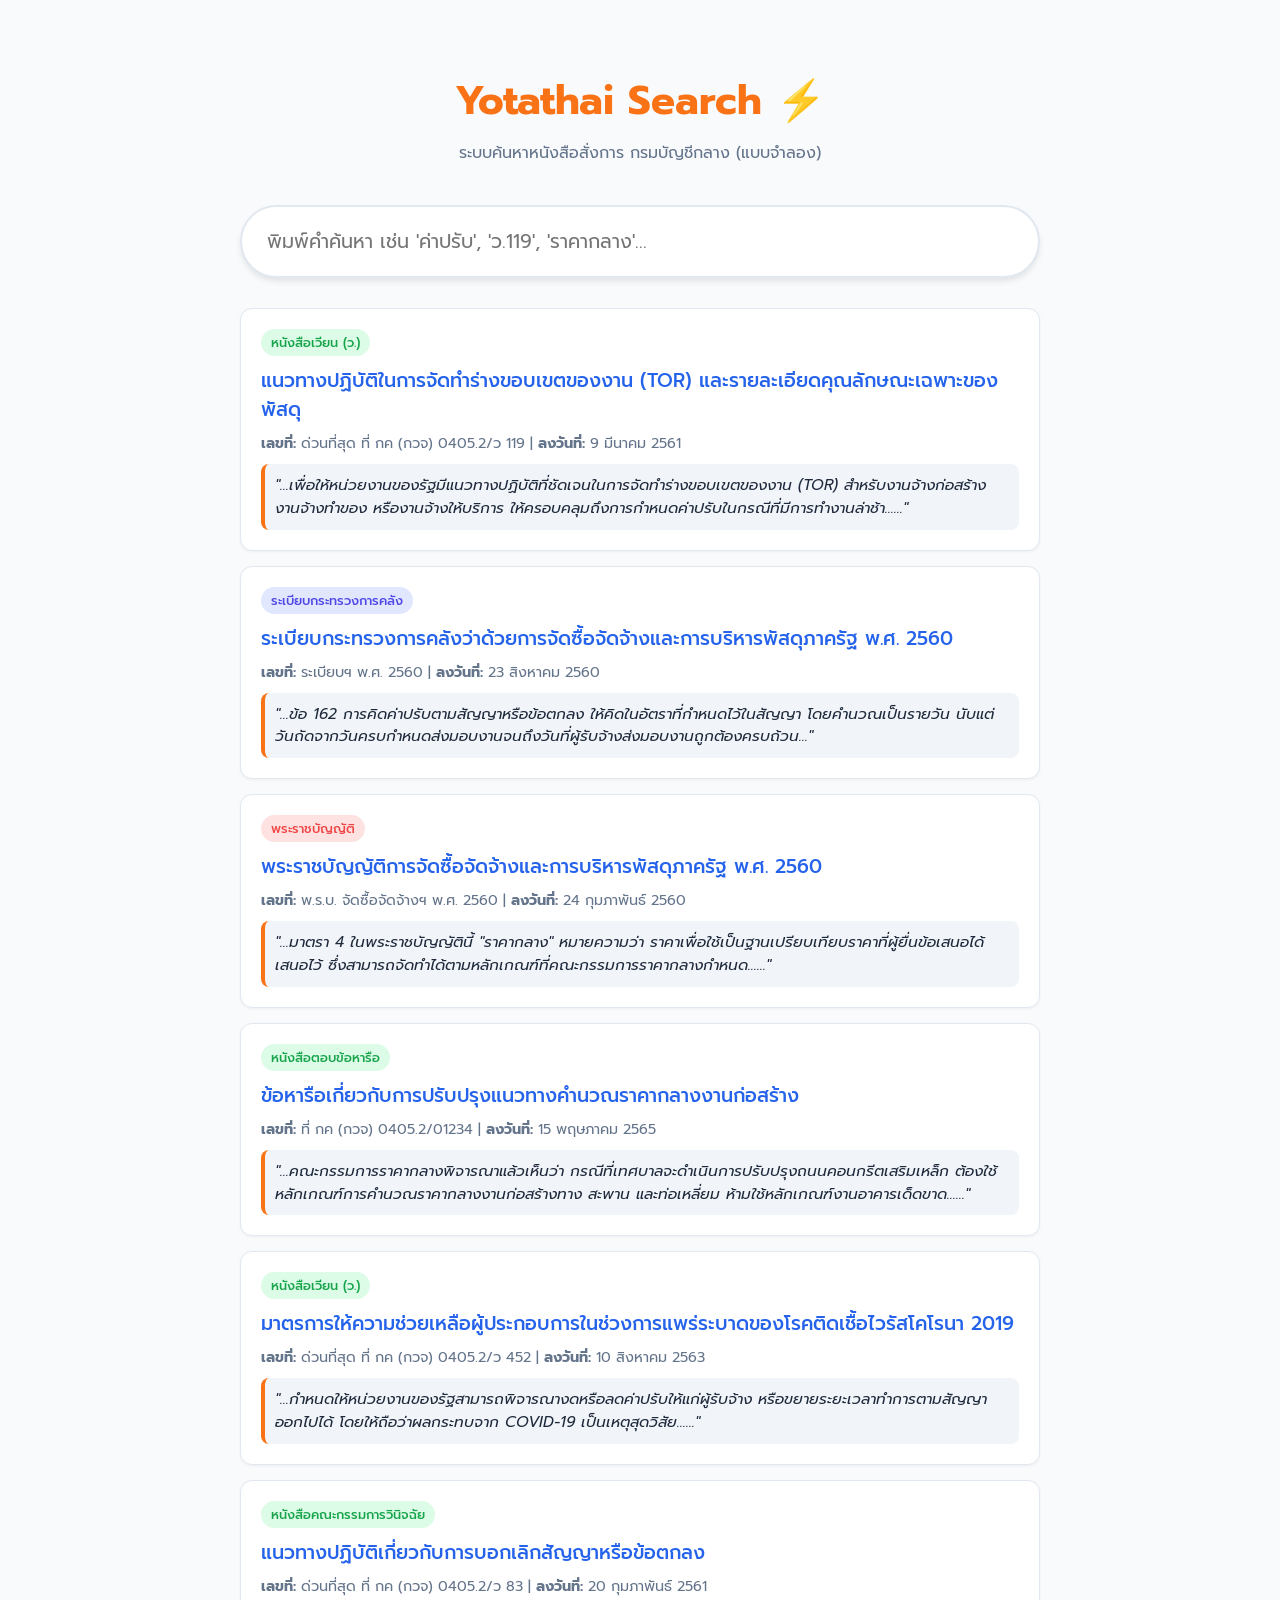
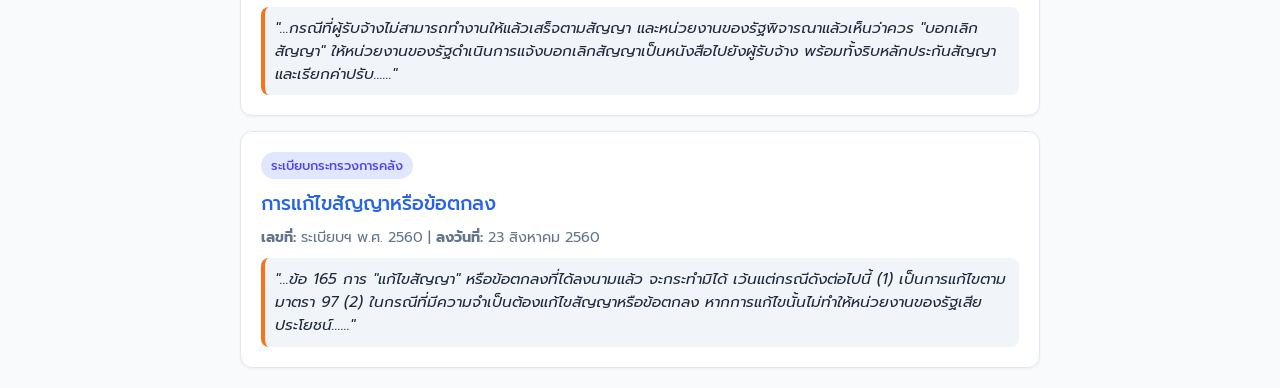
<file: search.html>
<!DOCTYPE html>
<html lang="th">
<head>
    <meta charset="UTF-8">
    <meta name="viewport" content="width=device-width, initial-scale=1.0">
    <title>Yotathai - ระบบค้นหาจัดซื้อจัดจ้างอัจฉริยะ (Prototype)</title>
    <link href="https://fonts.googleapis.com/css2?family=Prompt:wght@300;400;500;600&display=swap" rel="stylesheet">
    <style>
        :root {
            --primary: #f97316; /* Orange */
            --bg: #f8fafc;
            --card: #ffffff;
            --text-main: #1e293b;
            --text-muted: #64748b;
            --border: #e2e8f0;
        }
        * {
            box-sizing: border-box;
            margin: 0;
            padding: 0;
            font-family: 'Prompt', sans-serif;
        }
        body {
            background-color: var(--bg);
            color: var(--text-main);
            padding: 20px;
            display: flex;
            flex-direction: column;
            align-items: center;
        }
        .container {
            width: 100%;
            max-width: 800px;
            margin-top: 50px;
        }
        .header {
            text-align: center;
            margin-bottom: 40px;
        }
        .header h1 {
            color: var(--primary);
            font-size: 2.5rem;
            margin-bottom: 10px;
        }
        .header p {
            color: var(--text-muted);
        }
        .search-box {
            position: relative;
            width: 100%;
            margin-bottom: 30px;
        }
        .search-input {
            width: 100%;
            padding: 20px 25px;
            font-size: 1.2rem;
            border: 2px solid var(--border);
            border-radius: 50px;
            outline: none;
            transition: all 0.3s;
            box-shadow: 0 4px 6px -1px rgba(0, 0, 0, 0.1);
        }
        .search-input:focus {
            border-color: var(--primary);
            box-shadow: 0 10px 15px -3px rgba(249, 115, 22, 0.2);
        }
        .results-container {
            display: flex;
            flex-direction: column;
            gap: 15px;
        }
        .result-card {
            background: var(--card);
            padding: 20px;
            border-radius: 12px;
            border: 1px solid var(--border);
            box-shadow: 0 1px 3px rgba(0,0,0,0.05);
            transition: transform 0.2s;
            cursor: pointer;
        }
        .result-card:hover {
            transform: translateY(-2px);
            border-color: var(--primary);
        }
        .badge {
            display: inline-block;
            padding: 4px 10px;
            border-radius: 20px;
            font-size: 0.8rem;
            font-weight: 500;
            margin-bottom: 10px;
        }
        .badge.law { background: #fee2e2; color: #ef4444; }
        .badge.rule { background: #e0e7ff; color: #4f46e5; }
        .badge.letter { background: #dcfce7; color: #16a34a; }
        
        .result-title {
            font-size: 1.2rem;
            font-weight: 500;
            color: #2563eb;
            margin-bottom: 8px;
        }
        .result-meta {
            font-size: 0.9rem;
            color: var(--text-muted);
            margin-bottom: 10px;
        }
        .result-snippet {
            font-size: 0.95rem;
            line-height: 1.5;
            background: #f1f5f9;
            padding: 10px;
            border-radius: 8px;
            border-left: 4px solid var(--primary);
        }
        .highlight {
            background-color: #fef08a;
            font-weight: 600;
        }
        .no-results {
            text-align: center;
            padding: 40px;
            color: var(--text-muted);
            font-size: 1.1rem;
        }
        
        /* Stats */
        .stats {
            text-align: center;
            margin-bottom: 20px;
            font-size: 0.9rem;
            color: var(--text-muted);
        }
    </style>
</head>
<body>

    <div class="container">
        <div class="header">
            <h1>Yotathai Search ⚡</h1>
            <p>ระบบค้นหาหนังสือสั่งการ กรมบัญชีกลาง (แบบจำลอง)</p>
        </div>

        <div class="search-box">
            <input type="text" id="searchInput" class="search-input" placeholder="พิมพ์คำค้นหา เช่น 'ค่าปรับ', 'ว.119', 'ราคากลาง'..." autocomplete="off">
        </div>
        
        <div class="stats" id="searchStats">
            <!-- Stats will show here -->
        </div>

        <div class="results-container" id="resultsList">
            <!-- Results will populate here -->
        </div>
    </div>

    <script>
        // Mock Database: Simulating what we would extract via OCR from PDFs
        const mockDatabase = [
            {
                id: 1,
                type: 'letter',
                typeLabel: 'หนังสือเวียน (ว.)',
                badgeClass: 'letter',
                refNumber: 'ด่วนที่สุด ที่ กค (กวจ) 0405.2/ว 119',
                date: '9 มีนาคม 2561',
                title: 'แนวทางปฏิบัติในการจัดทำร่างขอบเขตของงาน (TOR) และรายละเอียดคุณลักษณะเฉพาะของพัสดุ',
                content: 'เพื่อให้หน่วยงานของรัฐมีแนวทางปฏิบัติที่ชัดเจนในการจัดทำร่างขอบเขตของงาน (TOR) สำหรับงานจ้างก่อสร้าง งานจ้างทำของ หรืองานจ้างให้บริการ ให้ครอบคลุมถึงการกำหนดค่าปรับในกรณีที่มีการทำงานล่าช้า...'
            },
            {
                id: 2,
                type: 'rule',
                typeLabel: 'ระเบียบกระทรวงการคลัง',
                badgeClass: 'rule',
                refNumber: 'ระเบียบฯ พ.ศ. 2560',
                date: '23 สิงหาคม 2560',
                title: 'ระเบียบกระทรวงการคลังว่าด้วยการจัดซื้อจัดจ้างและการบริหารพัสดุภาครัฐ พ.ศ. 2560',
                content: 'ข้อ 162 การคิดค่าปรับตามสัญญาหรือข้อตกลง ให้คิดในอัตราที่กำหนดไว้ในสัญญา โดยคำนวณเป็นรายวัน นับแต่วันถัดจากวันครบกำหนดส่งมอบงานจนถึงวันที่ผู้รับจ้างส่งมอบงานถูกต้องครบถ้วน'
            },
            {
                id: 3,
                type: 'law',
                typeLabel: 'พระราชบัญญัติ',
                badgeClass: 'law',
                refNumber: 'พ.ร.บ. จัดซื้อจัดจ้างฯ พ.ศ. 2560',
                date: '24 กุมภาพันธ์ 2560',
                title: 'พระราชบัญญัติการจัดซื้อจัดจ้างและการบริหารพัสดุภาครัฐ พ.ศ. 2560',
                content: 'มาตรา 4 ในพระราชบัญญัตินี้ "ราคากลาง" หมายความว่า ราคาเพื่อใช้เป็นฐานเปรียบเทียบราคาที่ผู้ยื่นข้อเสนอได้เสนอไว้ ซึ่งสามารถจัดทำได้ตามหลักเกณฑ์ที่คณะกรรมการราคากลางกำหนด...'
            },
            {
                id: 4,
                type: 'letter',
                typeLabel: 'หนังสือตอบข้อหารือ',
                badgeClass: 'letter',
                refNumber: 'ที่ กค (กวจ) 0405.2/01234',
                date: '15 พฤษภาคม 2565',
                title: 'ข้อหารือเกี่ยวกับการปรับปรุงแนวทางคำนวณราคากลางงานก่อสร้าง',
                content: 'คณะกรรมการราคากลางพิจารณาแล้วเห็นว่า กรณีที่เทศบาลจะดำเนินการปรับปรุงถนนคอนกรีตเสริมเหล็ก ต้องใช้หลักเกณฑ์การคำนวณราคากลางงานก่อสร้างทาง สะพาน และท่อเหลี่ยม ห้ามใช้หลักเกณฑ์งานอาคารเด็ดขาด...'
            },
            {
                id: 5,
                type: 'letter',
                typeLabel: 'หนังสือเวียน (ว.)',
                badgeClass: 'letter',
                refNumber: 'ด่วนที่สุด ที่ กค (กวจ) 0405.2/ว 452',
                date: '10 สิงหาคม 2563',
                title: 'มาตรการให้ความช่วยเหลือผู้ประกอบการในช่วงการแพร่ระบาดของโรคติดเชื้อไวรัสโคโรนา 2019',
                content: 'กำหนดให้หน่วยงานของรัฐสามารถพิจารณางดหรือลดค่าปรับให้แก่ผู้รับจ้าง หรือขยายระยะเวลาทำการตามสัญญาออกไปได้ โดยให้ถือว่าผลกระทบจาก COVID-19 เป็นเหตุสุดวิสัย...'
            },
            {
                id: 6,
                type: 'letter',
                typeLabel: 'หนังสือคณะกรรมการวินิจฉัย',
                badgeClass: 'letter',
                refNumber: 'ด่วนที่สุด ที่ กค (กวจ) 0405.2/ว 83',
                date: '20 กุมภาพันธ์ 2561',
                title: 'แนวทางปฏิบัติเกี่ยวกับการบอกเลิกสัญญาหรือข้อตกลง',
                content: 'กรณีที่ผู้รับจ้างไม่สามารถทำงานให้แล้วเสร็จตามสัญญา และหน่วยงานของรัฐพิจารณาแล้วเห็นว่าควร "บอกเลิกสัญญา" ให้หน่วยงานของรัฐดำเนินการแจ้งบอกเลิกสัญญาเป็นหนังสือไปยังผู้รับจ้าง พร้อมทั้งริบหลักประกันสัญญาและเรียกค่าปรับ...'
            },
            {
                id: 7,
                type: 'rule',
                typeLabel: 'ระเบียบกระทรวงการคลัง',
                badgeClass: 'rule',
                refNumber: 'ระเบียบฯ พ.ศ. 2560',
                date: '23 สิงหาคม 2560',
                title: 'การแก้ไขสัญญาหรือข้อตกลง',
                content: 'ข้อ 165 การ "แก้ไขสัญญา" หรือข้อตกลงที่ได้ลงนามแล้ว จะกระทำมิได้ เว้นแต่กรณีดังต่อไปนี้ (1) เป็นการแก้ไขตามมาตรา 97 (2) ในกรณีที่มีความจำเป็นต้องแก้ไขสัญญาหรือข้อตกลง หากการแก้ไขนั้นไม่ทำให้หน่วยงานของรัฐเสียประโยชน์...'
            }
        ];

        const searchInput = document.getElementById('searchInput');
        const resultsList = document.getElementById('resultsList');
        const searchStats = document.getElementById('searchStats');

        // Function to highlight search term
        function highlightText(text, query) {
            if (!query) return text;
            const regex = new RegExp(`(${query})`, 'gi');
            return text.replace(regex, '<span class="highlight">$1</span>');
        }

        // Render initial state (show all)
        renderResults(mockDatabase, "");

        // Search event listener (Instant Search)
        searchInput.addEventListener('input', (e) => {
            const query = e.target.value.toLowerCase().trim();
            
            const startTime = performance.now();
            
            // Search logic: Check title, refNumber, AND inside content (mock OCR)
            const filteredData = mockDatabase.filter(item => {
                return item.title.toLowerCase().includes(query) ||
                       item.refNumber.toLowerCase().includes(query) ||
                       item.content.toLowerCase().includes(query) ||
                       item.typeLabel.toLowerCase().includes(query);
            });
            
            const endTime = performance.now();
            const timeTaken = (endTime - startTime).toFixed(2);
            
            searchStats.innerHTML = query ? `พบ ${filteredData.length} รายการ จากฐานข้อมูล (ใช้เวลาค้นหา ${timeTaken} มิลลิวินาที)` : '';
            
            renderResults(filteredData, query);
        });

        function renderResults(data, query) {
            resultsList.innerHTML = '';
            
            if (data.length === 0) {
                resultsList.innerHTML = `
                    <div class="no-results">
                        <svg style="width:50px;height:50px;margin:0 auto 10px;color:#cbd5e1" fill="none" stroke="currentColor" viewBox="0 0 24 24"><path stroke-linecap="round" stroke-linejoin="round" stroke-width="2" d="M9.172 16.172a4 4 0 015.656 0M9 10h.01M15 10h.01M21 12a9 9 0 11-18 0 9 9 0 0118 0z"></path></svg>
                        <p>ไม่พบข้อมูลที่ตรงกับ "${query}"</p>
                    </div>
                `;
                return;
            }

            data.forEach(item => {
                const card = document.createElement('div');
                card.className = 'result-card';
                
                // Simulate showing exactly where the word was found in the document (like Google Snippets)
                let snippetContent = item.content;
                if (query && item.content.toLowerCase().includes(query)) {
                    // Truncate to show context around keyword
                    const index = item.content.toLowerCase().indexOf(query);
                    const start = Math.max(0, index - 50);
                    const end = Math.min(item.content.length, index + query.length + 50);
                    snippetContent = (start > 0 ? '...' : '') + item.content.substring(start, end) + (end < item.content.length ? '...' : '');
                }

                card.innerHTML = `
                    <span class="badge ${item.badgeClass}">${item.typeLabel}</span>
                    <div class="result-title">${highlightText(item.title, query)}</div>
                    <div class="result-meta">
                        <strong>เลขที่:</strong> ${highlightText(item.refNumber, query)} | <strong>ลงวันที่:</strong> ${item.date}
                    </div>
                    <div class="result-snippet">
                        <em>"...${highlightText(snippetContent, query)}..."</em>
                    </div>
                `;
                resultsList.appendChild(card);
            });
        }
    </script>
</body>
</html>
</file>
